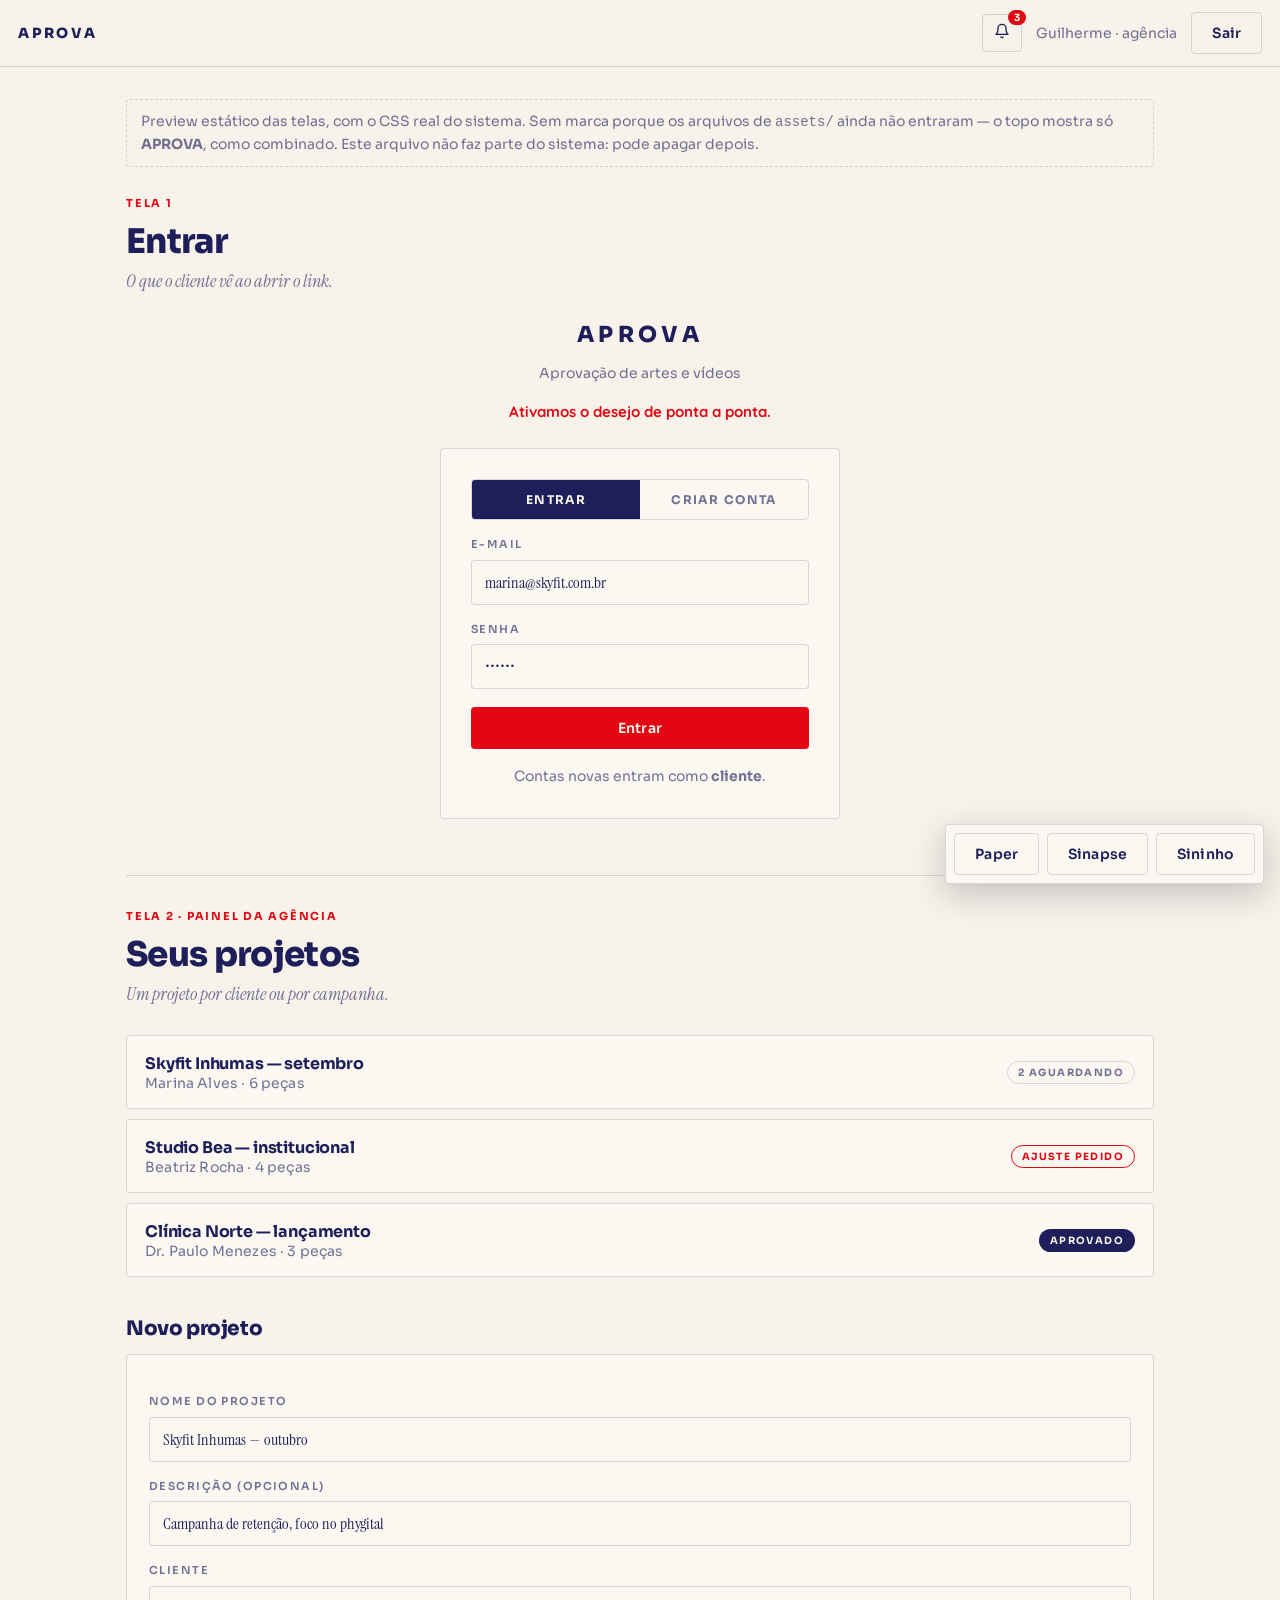
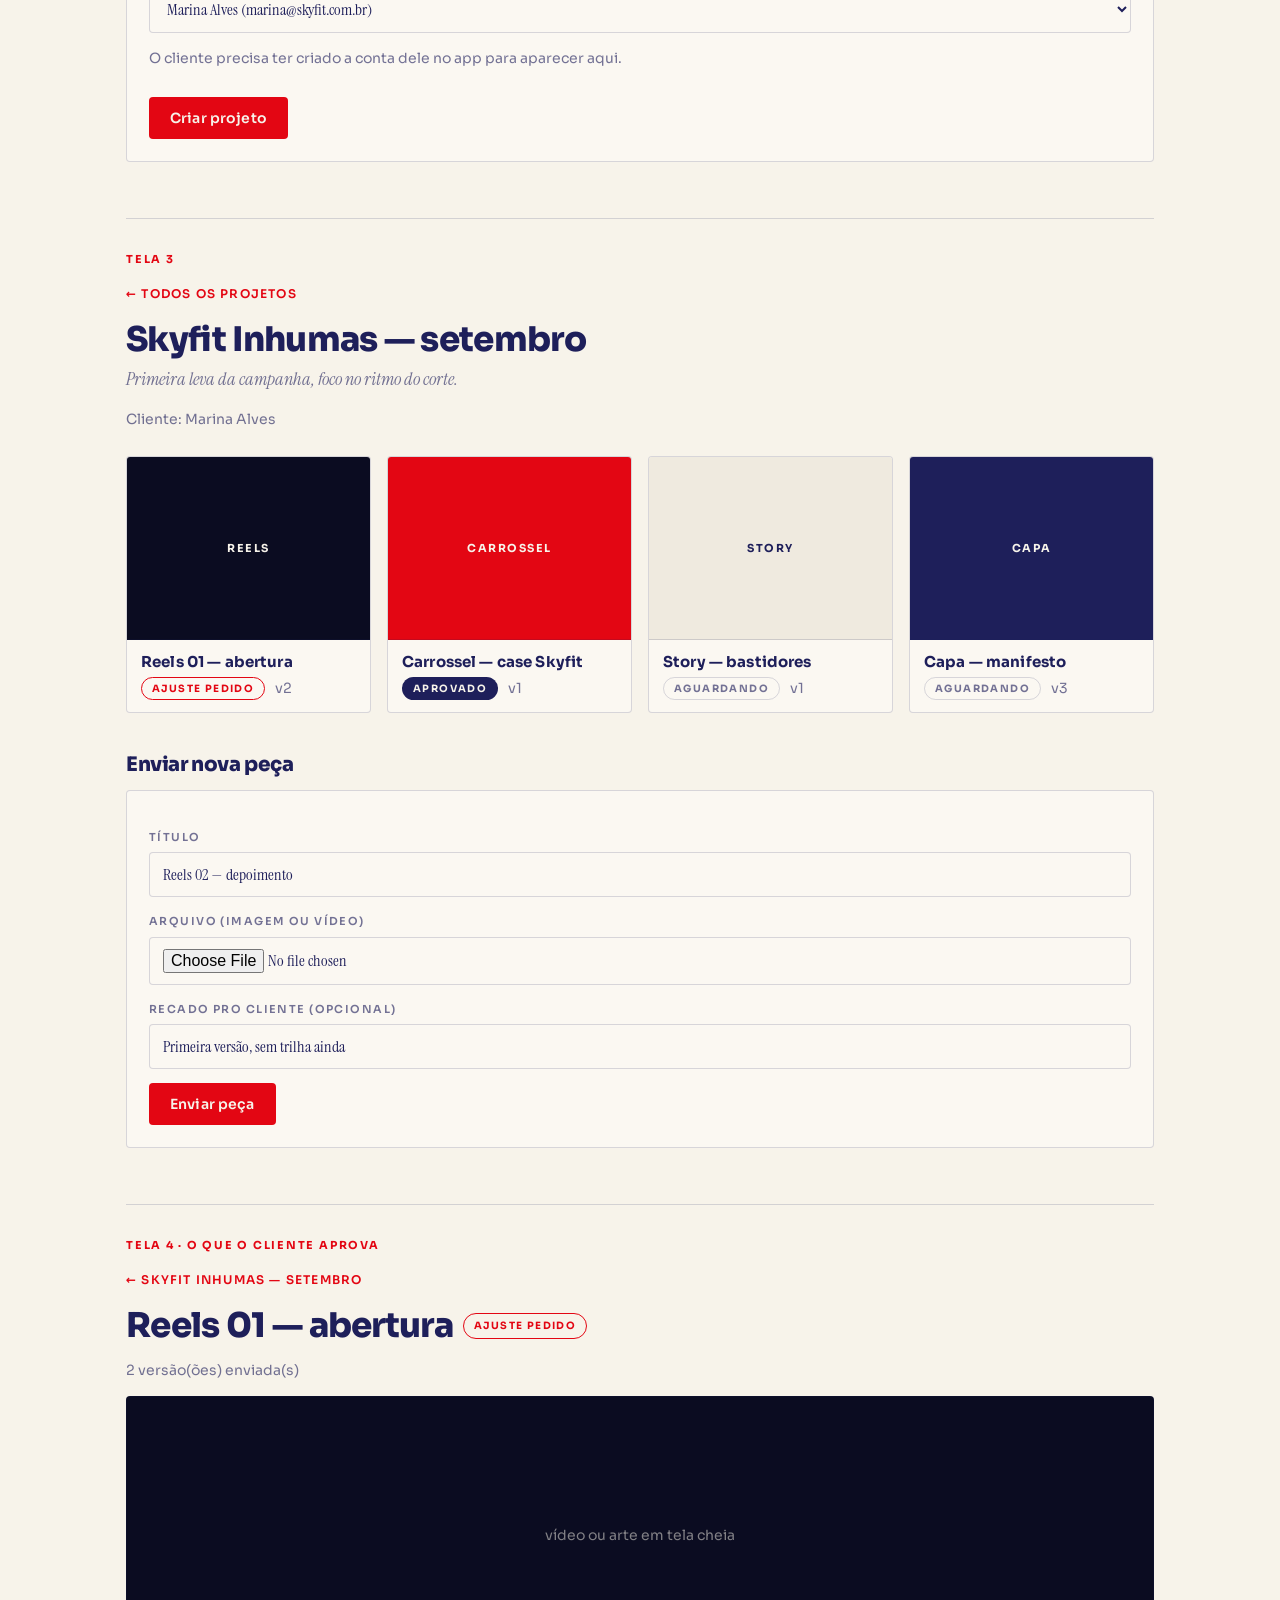
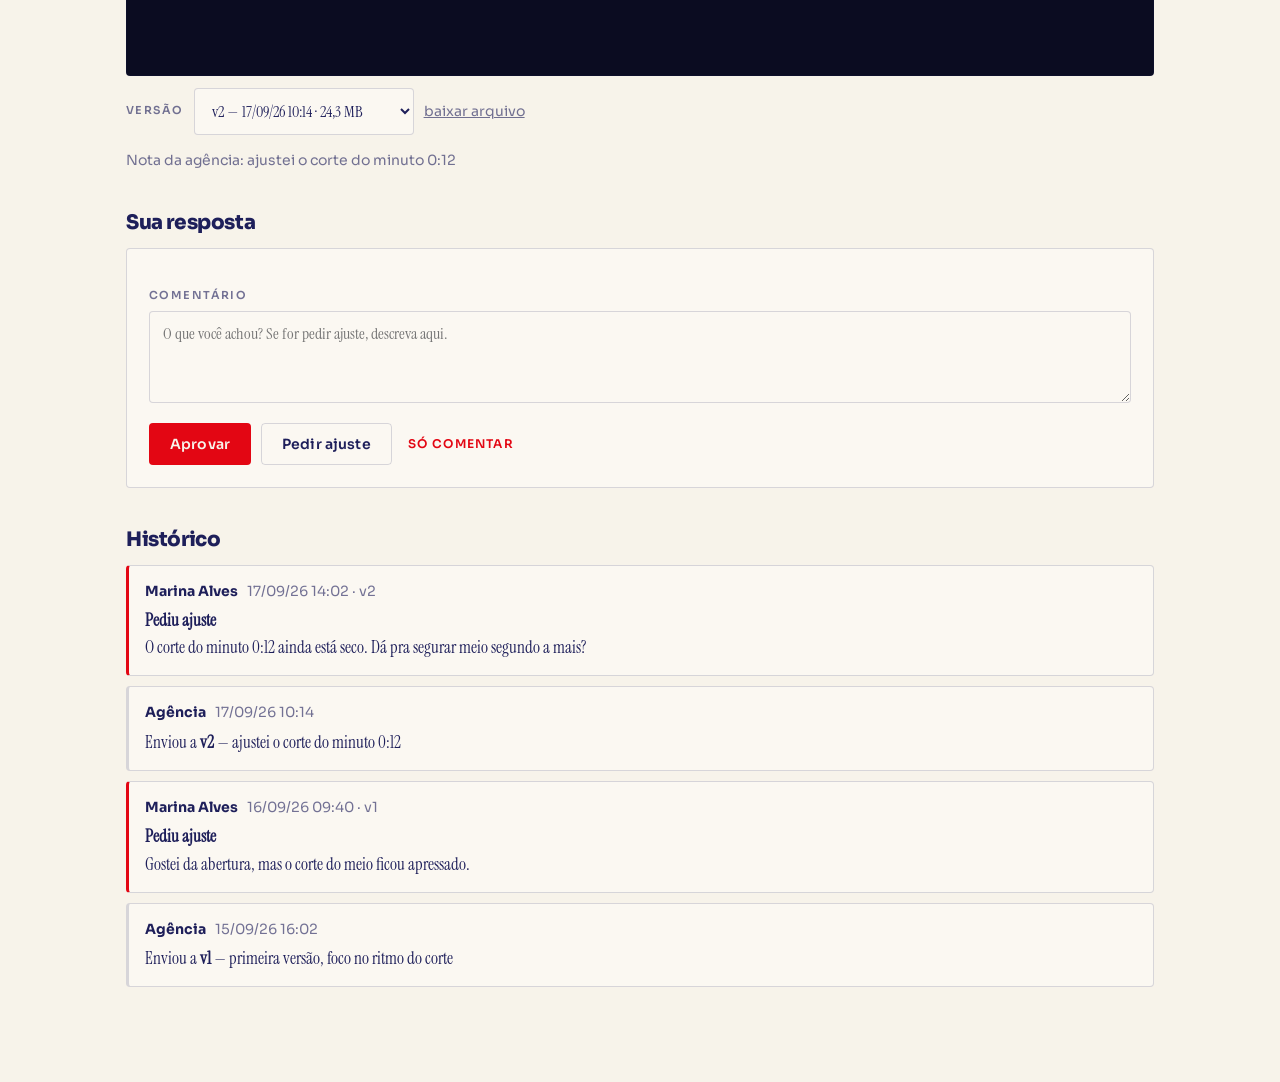
<file: preview.html>
<!DOCTYPE html>
<html lang="pt-BR">
<head>
<meta charset="utf-8">
<meta name="viewport" content="width=device-width, initial-scale=1">
<title>APROVA DOPAMINE — preview das telas</title>
<link rel="stylesheet" href="css/style.css">
<style>
  /* Só do preview — não faz parte do sistema. */
  .pv-bar{
    position:fixed; right:16px; bottom:16px; z-index:99; display:flex; gap:8px;
    background:var(--surface); border:1px solid var(--line); padding:8px;
    border-radius:var(--radius); box-shadow:0 10px 34px rgba(11,12,33,.22);
  }
  .pv-note{
    border:1px dashed var(--line); border-radius:var(--radius);
    padding:10px 14px; margin:0 0 28px;
  }
  .pv-screen{border-top:1px solid var(--line); margin-top:56px; padding-top:32px}
  .pv-screen:first-of-type{border-top:0; margin-top:0; padding-top:0}
  .pv-thumb{
    aspect-ratio:4/3; width:100%; display:block; border-bottom:1px solid var(--line);
    display:flex; align-items:center; justify-content:center;
    font-family:var(--font-title); font-size:11px; font-weight:700;
    letter-spacing:.14em; text-transform:uppercase;
  }
  .t-ink{background:var(--ink); color:var(--paper)}
  .t-sinapse{background:var(--sinapse); color:var(--paper)}
  .t-red{background:var(--red); color:var(--paper)}
  .t-paper{background:#EFEADF; color:var(--ink)}
</style>
</head>
<body>

<header id="topbar">
  <button class="brand">
    <span class="sys" style="padding-left:0; border-left:0">Aprova</span>
  </button>
  <div class="spacer"></div>
  <div class="bell-wrap">
    <button id="bell" class="ghost" aria-label="Notificações">
      <svg width="16" height="16" viewBox="0 0 24 24" fill="none" stroke="currentColor"
           stroke-width="2" stroke-linecap="round" stroke-linejoin="round" aria-hidden="true">
        <path d="M18 8A6 6 0 0 0 6 8c0 7-3 9-3 9h18s-3-2-3-9"/>
        <path d="M13.73 21a2 2 0 0 1-3.46 0"/>
      </svg>
      <span id="bell-count">3</span>
    </button>
    <div class="panel" id="notif-panel" hidden>
      <div class="notif unread"><b>Ajuste solicitado</b>
        <span class="muted">Marina Alves em "Reels 01 — abertura": o corte do 0:12 ainda está seco.</span>
        <div class="muted">17/09/26 14:02</div></div>
      <div class="notif unread"><b>Peça aprovada</b>
        <span class="muted">Marina Alves em "Carrossel — case Skyfit": fechou, pode subir.</span>
        <div class="muted">17/09/26 11:20</div></div>
      <div class="notif"><b>Novo comentário</b>
        <span class="muted">Studio Bea em "Capa — manifesto": dá pra testar em preto sinapse?</span>
        <div class="muted">16/09/26 18:44</div></div>
    </div>
  </div>
  <span id="whoami" class="muted">Guilherme · agência</span>
  <button class="ghost">Sair</button>
</header>

<main>

<p class="pv-note muted">
  Preview estático das telas, com o CSS real do sistema. Sem marca porque os arquivos
  de <code>assets/</code> ainda não entraram — o topo mostra só <b>APROVA</b>, como
  combinado. Este arquivo não faz parte do sistema: pode apagar depois.
</p>

<!-- ============================================ 1. LOGIN -->
<section class="pv-screen">
  <p class="eyebrow">Tela 1</p>
  <h1>Entrar</h1>
  <p class="lede">O que o cliente vê ao abrir o link.</p>

  <div class="auth" style="margin:26px auto 0">
    <h1 class="center" style="font-size:22px; letter-spacing:.2em">APROVA</h1>
    <p class="muted center">Aprovação de artes e vídeos</p>
    <p class="quote center tagline">Ativamos o desejo de ponta a ponta.</p>
    <div class="card" style="margin-top:24px">
      <div class="tabs">
        <button class="on">Entrar</button>
        <button>Criar conta</button>
      </div>
      <label>E-mail</label>
      <input value="marina@skyfit.com.br">
      <label>Senha</label>
      <input type="password" value="000000">
      <button style="width:100%; margin-top:18px">Entrar</button>
      <p class="muted center" style="margin:16px 0 0">Contas novas entram como <b>cliente</b>.</p>
    </div>
  </div>
</section>

<!-- ============================================ 2. PROJETOS -->
<section class="pv-screen">
  <p class="eyebrow">Tela 2 · Painel da agência</p>
  <h1>Seus projetos</h1>
  <p class="lede">Um projeto por cliente ou por campanha.</p>

  <div class="list" style="margin-top:26px">
    <button class="item">
      <div style="flex:1"><strong>Skyfit Inhumas — setembro</strong>
        <div class="muted">Marina Alves · 6 peças</div></div>
      <span class="badge pending">2 aguardando</span>
    </button>
    <button class="item">
      <div style="flex:1"><strong>Studio Bea — institucional</strong>
        <div class="muted">Beatriz Rocha · 4 peças</div></div>
      <span class="badge changes_requested">ajuste pedido</span>
    </button>
    <button class="item">
      <div style="flex:1"><strong>Clínica Norte — lançamento</strong>
        <div class="muted">Dr. Paulo Menezes · 3 peças</div></div>
      <span class="badge approved">aprovado</span>
    </button>
  </div>

  <h2>Novo projeto</h2>
  <form class="card" onsubmit="return false">
    <label>Nome do projeto</label>
    <input value="Skyfit Inhumas — outubro">
    <label>Descrição (opcional)</label>
    <input value="Campanha de retenção, foco no phygital">
    <label>Cliente</label>
    <select><option>Marina Alves (marina@skyfit.com.br)</option></select>
    <p class="muted">O cliente precisa ter criado a conta dele no app para aparecer aqui.</p>
    <button style="margin-top:14px">Criar projeto</button>
  </form>
</section>

<!-- ============================================ 3. PEÇAS -->
<section class="pv-screen">
  <p class="eyebrow">Tela 3</p>
  <button class="link">← Todos os projetos</button>
  <h1 style="margin-top:14px">Skyfit Inhumas — setembro</h1>
  <p class="lede">Primeira leva da campanha, foco no ritmo do corte.</p>
  <p class="muted">Cliente: Marina Alves</p>

  <div class="grid" style="margin-top:26px">
    <button class="tile">
      <span class="pv-thumb t-sinapse">Reels</span>
      <div class="meta"><strong>Reels 01 — abertura</strong>
        <div class="row" style="margin-top:6px">
          <span class="badge changes_requested">ajuste pedido</span>
          <span class="muted">v2</span></div></div>
    </button>
    <button class="tile">
      <span class="pv-thumb t-red">Carrossel</span>
      <div class="meta"><strong>Carrossel — case Skyfit</strong>
        <div class="row" style="margin-top:6px">
          <span class="badge approved">aprovado</span>
          <span class="muted">v1</span></div></div>
    </button>
    <button class="tile">
      <span class="pv-thumb t-paper">Story</span>
      <div class="meta"><strong>Story — bastidores</strong>
        <div class="row" style="margin-top:6px">
          <span class="badge pending">aguardando</span>
          <span class="muted">v1</span></div></div>
    </button>
    <button class="tile">
      <span class="pv-thumb t-ink">Capa</span>
      <div class="meta"><strong>Capa — manifesto</strong>
        <div class="row" style="margin-top:6px">
          <span class="badge pending">aguardando</span>
          <span class="muted">v3</span></div></div>
    </button>
  </div>

  <h2>Enviar nova peça</h2>
  <form class="card" onsubmit="return false">
    <label>Título</label>
    <input value="Reels 02 — depoimento">
    <label>Arquivo (imagem ou vídeo)</label>
    <input type="file">
    <label>Recado pro cliente (opcional)</label>
    <input value="Primeira versão, sem trilha ainda">
    <button style="margin-top:14px">Enviar peça</button>
  </form>
</section>

<!-- ============================================ 4. PEÇA -->
<section class="pv-screen">
  <p class="eyebrow">Tela 4 · O que o cliente aprova</p>
  <button class="link">← Skyfit Inhumas — setembro</button>

  <div class="row" style="margin:14px 0 4px">
    <h1 style="margin:0">Reels 01 — abertura</h1>
    <span class="badge changes_requested">ajuste pedido</span>
  </div>
  <p class="muted">2 versão(ões) enviada(s)</p>

  <div class="viewer" style="margin-top:14px">
    <span class="muted" style="color:rgba(247,243,234,.5)">vídeo ou arte em tela cheia</span>
  </div>

  <div class="row" style="margin-top:12px">
    <label style="margin:0">Versão</label>
    <select style="width:auto; min-width:220px">
      <option>v2 — 17/09/26 10:14 · 24,3 MB</option>
      <option>v1 — 15/09/26 16:02 · 22,8 MB</option>
    </select>
    <a class="muted" href="#">baixar arquivo</a>
  </div>
  <p class="muted">Nota da agência: ajustei o corte do minuto 0:12</p>

  <h2>Sua resposta</h2>
  <div class="card">
    <label>Comentário</label>
    <textarea placeholder="O que você achou? Se for pedir ajuste, descreva aqui."></textarea>
    <div class="row" style="margin-top:12px">
      <button>Aprovar</button>
      <button class="ghost">Pedir ajuste</button>
      <button class="link" style="margin-left:6px">Só comentar</button>
    </div>
  </div>

  <h2>Histórico</h2>
  <div class="list">
    <div class="comment change_request">
      <header><b>Marina Alves</b><span class="muted">17/09/26 14:02 · v2</span></header>
      <div><b>Pediu ajuste</b></div>
      <div>O corte do minuto 0:12 ainda está seco. Dá pra segurar meio segundo a mais?</div>
    </div>
    <div class="comment">
      <header><b>Agência</b><span class="muted">17/09/26 10:14</span></header>
      <div>Enviou a <b>v2</b> — ajustei o corte do minuto 0:12</div>
    </div>
    <div class="comment change_request">
      <header><b>Marina Alves</b><span class="muted">16/09/26 09:40 · v1</span></header>
      <div><b>Pediu ajuste</b></div>
      <div>Gostei da abertura, mas o corte do meio ficou apressado.</div>
    </div>
    <div class="comment">
      <header><b>Agência</b><span class="muted">15/09/26 16:02</span></header>
      <div>Enviou a <b>v1</b> — primeira versão, foco no ritmo do corte</div>
    </div>
  </div>
</section>

</main>

<div class="pv-bar">
  <button class="ghost" onclick="document.documentElement.dataset.theme='light'">Paper</button>
  <button class="ghost" onclick="document.documentElement.dataset.theme='dark'">Sinapse</button>
  <button class="ghost" onclick="var p=document.getElementById('notif-panel');p.hidden=!p.hidden">Sininho</button>
</div>

</body>
</html>
</file>
<file: css/style.css>
/* =====================================================================
   APROVA DOPAMINE — identidade aplicada do manual de marca (edição 2026)

   Paleta travada nas 4 cores oficiais. Nenhuma cor de apoio fora delas:
   tons intermediários são sempre o azul-marinho (ink) em alfa sobre paper,
   nunca uma cor nova.
     Paper          #F7F3EA   fundo principal          ~60%
     Azul-marinho   #1E1F5A   texto, blocos escuros    ~15%
     Preto Sinapse  #0B0C21   fundo dramático          ~15%
     Vermelho       #E30613   destaque, CTA            ~10%

   Tipografia (3 vozes):
     Sora           títulos, manchetes e interface  → stand-in de DEGULAR
     Instrument Serif  corpo de texto e subtítulos
     Quicksand      destaques e citações            → stand-in de GARET
   Degular e Garet são licenciadas; o próprio manual documenta Sora e
   Quicksand como substitutas de licença aberta para pré-visualização.
===================================================================== */

@import url('https://fonts.googleapis.com/css2?family=Sora:wght@400;500;600;700;800&family=Instrument+Serif:ital@0;1&family=Quicksand:wght@500;700&display=swap');

:root{
  /* cores oficiais */
  --paper:#F7F3EA;
  --ink:#1E1F5A;
  --sinapse:#0B0C21;
  --red:#E30613;

  /* papéis na interface — tema claro (paper) */
  --bg:var(--paper);
  --surface:#FBF8F2;                    /* paper levemente elevado */
  --surface-2:rgba(30,31,90,.055);
  --line:rgba(30,31,90,.16);
  --fg:var(--ink);
  --muted:rgba(30,31,90,.62);
  --accent:var(--red);
  --accent-fg:var(--paper);
  --on-dark:var(--paper);
  --radius:4px;                          /* marca é contida: cantos secos */

  --font-title:'Sora',system-ui,sans-serif;
  --font-body:'Instrument Serif',Georgia,serif;
  --font-quote:'Quicksand','Sora',sans-serif;
}

/* tema escuro = preto sinapse com blocos azul-marinho */
@media (prefers-color-scheme: dark){
  :root:not([data-theme="light"]){
    --bg:var(--sinapse);
    --surface:#14153A;                   /* sinapse → azul-marinho */
    --surface-2:rgba(247,243,234,.06);
    --line:rgba(247,243,234,.18);
    --fg:var(--paper);
    --muted:rgba(247,243,234,.62);
  }
}
:root[data-theme="dark"]{
  --bg:var(--sinapse); --surface:#14153A; --surface-2:rgba(247,243,234,.06);
  --line:rgba(247,243,234,.18); --fg:var(--paper); --muted:rgba(247,243,234,.62);
}

*{box-sizing:border-box}
[hidden]{display:none !important}

body{
  margin:0; background:var(--bg); color:var(--fg);
  font-family:var(--font-body); font-size:17px; line-height:1.6;
  -webkit-font-smoothing:antialiased;
}
main{max-width:1060px; margin:0 auto; padding:32px 16px 96px}

/* ------------------------------------------------------- tipografia */
h1,h2,h3{font-family:var(--font-title); font-weight:800; letter-spacing:-.02em; line-height:1.15}
h1{font-size:34px; margin:0 0 6px}
h2{font-size:20px; margin:40px 0 14px}

/* manchete de seção, estilo "09.1 — LOGOTIPO" do manual */
.eyebrow{
  font-family:var(--font-title); font-weight:700; font-size:11px;
  letter-spacing:.16em; text-transform:uppercase; color:var(--red);
  margin:0 0 10px;
}
.lede{font-family:var(--font-body); font-style:italic; font-size:18px; color:var(--muted); margin:0}
.quote{font-family:var(--font-quote); font-weight:700; font-size:15px}
.muted{color:var(--muted); font-size:14px; font-family:var(--font-title); font-weight:400}
.center{text-align:center}
.spacer{flex:1}
.row{display:flex; gap:10px; align-items:center; flex-wrap:wrap}
a{color:var(--red)}

/* ---------------------------------------------------------- topbar */
#topbar{
  display:flex; align-items:center; gap:14px;
  padding:12px 18px; border-bottom:1px solid var(--line);
  background:var(--bg); position:sticky; top:0; z-index:20;
}
.brand{
  display:flex; align-items:center; gap:11px;
  background:none; border:0; cursor:pointer; padding:2px 0; color:var(--fg);
}
/* o wordmark é arquivo fechado — nunca recriado em tipografia.
   Duas versões de arquivo: vermelho sobre paper e paper sobre fundo escuro.
   A troca é por CSS (e não <picture>) para acompanhar o tema ao vivo. */
.on-paper{display:block}
.on-ink{display:none}
@media (prefers-color-scheme: dark){
  :root:not([data-theme="light"]) .on-paper{display:none}
  :root:not([data-theme="light"]) .on-ink{display:block}
}
:root[data-theme="dark"] .on-paper{display:none}
:root[data-theme="dark"] .on-ink{display:block}

.brand img{height:22px; width:auto}
.brand .seal{height:24px; width:24px}
.brand .sys{
  font-family:var(--font-title); font-weight:800; font-size:14px;
  letter-spacing:.2em; text-transform:uppercase; color:var(--fg);
  padding-left:11px; border-left:1px solid var(--line);
}

/* -------------------------------------------------------- controles */
button{
  font-family:var(--font-title); font-size:14px; font-weight:600;
  cursor:pointer; border-radius:var(--radius); border:1px solid transparent;
  padding:11px 20px; background:var(--red); color:var(--paper);
  letter-spacing:.01em; transition:opacity .12s;
}
button:hover{opacity:.88}
button:disabled{opacity:.45; cursor:default}
button.ghost{background:transparent; color:var(--fg); border-color:var(--line)}
button.ghost:hover{background:var(--surface-2); opacity:1}
button.solid-ink{background:var(--ink); color:var(--paper)}
button.link{
  background:none; border:0; color:var(--red); padding:0;
  font-weight:600; font-size:12px; letter-spacing:.1em; text-transform:uppercase;
}
input,textarea,select{
  font-family:var(--font-body); font-size:16px; width:100%; padding:11px 13px;
  border-radius:var(--radius); border:1px solid var(--line);
  background:var(--surface); color:var(--fg);
}
input:focus,textarea:focus,select:focus{outline:2px solid var(--red); outline-offset:-1px}
textarea{min-height:92px; resize:vertical}
label{
  display:block; font-family:var(--font-title); font-weight:600; font-size:11px;
  letter-spacing:.13em; text-transform:uppercase; color:var(--muted); margin:16px 0 6px;
}

/* ----------------------------------------------------------- cards */
.card{
  background:var(--surface); border:1px solid var(--line);
  border-radius:var(--radius); padding:22px;
}
.grid{display:grid; gap:16px; grid-template-columns:repeat(auto-fill,minmax(230px,1fr))}
.list{display:flex; flex-direction:column; gap:10px}
.item{
  background:var(--surface); border:1px solid var(--line); border-radius:var(--radius);
  padding:16px 18px; display:flex; gap:12px; align-items:center;
  cursor:pointer; text-align:left; width:100%; color:var(--fg);
  font-family:var(--font-body); font-size:17px;
}
.item:hover{border-color:var(--red)}
.item strong{font-family:var(--font-title); font-weight:700; font-size:16px; letter-spacing:-.01em}

.thumb{
  aspect-ratio:4/3; width:100%; object-fit:cover; background:var(--surface-2);
  display:block; border-bottom:1px solid var(--line);
}
.tile{
  background:var(--surface); border:1px solid var(--line); border-radius:var(--radius);
  overflow:hidden; cursor:pointer; padding:0; text-align:left; color:var(--fg);
}
.tile:hover{border-color:var(--red); opacity:1}
.tile .meta{padding:12px 14px}
.tile strong{font-family:var(--font-title); font-weight:700; font-size:15px}

/* ---------------------------------------------------------- badges
   Sem verde/âmbar: a paleta é travada. O status usa ink, vermelho e
   contorno neutro — contraste certo em vez de mais cor.               */
.badge{
  display:inline-block; font-family:var(--font-title); font-size:10px;
  font-weight:700; letter-spacing:.14em; padding:4px 10px;
  border-radius:999px; text-transform:uppercase; border:1px solid transparent;
}
.badge.pending{background:transparent; color:var(--muted); border-color:var(--line)}
.badge.approved{background:var(--ink); color:var(--paper)}
.badge.changes_requested{background:transparent; color:var(--red); border-color:var(--red)}
/* em fundo escuro o azul-marinho some: "aprovado" inverte para paper */
@media (prefers-color-scheme: dark){
  :root:not([data-theme="light"]) .badge.approved{background:var(--paper); color:var(--sinapse)}
}
:root[data-theme="dark"] .badge.approved{background:var(--paper); color:var(--sinapse)}

/* ---------------------------------------------------------- viewer */
.viewer{
  background:var(--sinapse); border:1px solid var(--line); border-radius:var(--radius);
  overflow:hidden; display:flex; align-items:center; justify-content:center; min-height:280px;
}
.viewer img,.viewer video{max-width:100%; max-height:70vh; display:block}

.comment{
  background:var(--surface); border:1px solid var(--line);
  border-left:3px solid var(--line); border-radius:var(--radius); padding:14px 16px;
}
.comment.approval{border-left-color:var(--ink)}
.comment.change_request{border-left-color:var(--red)}
.comment header{display:flex; gap:9px; align-items:baseline; margin-bottom:5px}
.comment header b{font-family:var(--font-title); font-weight:700; font-size:14px}

/* --------------------------------------------------- notificações */
.bell-wrap{position:relative}
#bell{position:relative; padding:8px 11px; background:transparent; border:1px solid var(--line); color:var(--fg)}
#bell-count{
  position:absolute; top:-5px; right:-5px; background:var(--red); color:var(--paper);
  font-family:var(--font-title); font-size:10px; font-weight:700;
  border-radius:999px; padding:1px 6px;
}
.panel{
  position:absolute; right:0; top:48px; width:min(350px,86vw); max-height:60vh;
  overflow:auto; background:var(--surface); border:1px solid var(--line);
  border-radius:var(--radius); box-shadow:0 14px 44px rgba(11,12,33,.22); padding:6px; z-index:30;
}
.notif{padding:11px; border-bottom:1px solid var(--line); cursor:pointer}
.notif:last-child{border-bottom:0}
.notif:hover{background:var(--surface-2)}
.notif.unread{border-left:2px solid var(--red)}
.notif b{display:block; font-family:var(--font-title); font-weight:700; font-size:13px}

/* ----------------------------------------------------------- toast */
#toast{
  position:fixed; left:50%; bottom:26px; transform:translateX(-50%);
  background:var(--ink); border:1px solid var(--ink); color:var(--paper);
  font-family:var(--font-title); font-size:14px; font-weight:500;
  padding:12px 20px; border-radius:var(--radius); z-index:50; max-width:90vw;
  box-shadow:0 10px 34px rgba(11,12,33,.3);
}
#toast.err{background:var(--red); border-color:var(--red)}

/* ------------------------------------------------------------ auth */
.auth{max-width:400px; margin:9vh auto}
.auth .card{padding:30px}
/* sem `display` aqui: quem decide é .on-paper / .on-ink, que troca com o tema */
.auth .wordmark{height:38px; margin:0 auto 6px}
.auth .seal-lg{height:52px; width:52px; margin:0 auto 14px}
.tabs{display:flex; gap:0; margin-bottom:6px; border:1px solid var(--line); border-radius:var(--radius); overflow:hidden}
.tabs button{
  flex:1; background:transparent; color:var(--muted); font-weight:700;
  border-radius:0; font-size:12px; letter-spacing:.12em; text-transform:uppercase;
}
.tabs button.on{background:var(--ink); color:var(--paper)}

/* assinatura da marca: vermelho só sobre paper. Em fundo escuro vai em paper. */
.tagline{margin:16px 0 0; color:var(--red)}
@media (prefers-color-scheme: dark){
  :root:not([data-theme="light"]) .tagline{color:var(--fg)}
  /* ink sobre sinapse tem pouco contraste: a aba ativa inverte para paper */
  :root:not([data-theme="light"]) .tabs button.on{background:var(--paper); color:var(--sinapse)}
}
:root[data-theme="dark"] .tagline{color:var(--fg)}
:root[data-theme="dark"] .tabs button.on{background:var(--paper); color:var(--sinapse)}

@media (max-width:560px){
  main{padding:22px 16px 80px}
  h1{font-size:27px}
  #whoami{display:none}
  .brand .sys{font-size:12px}
}
</file>
